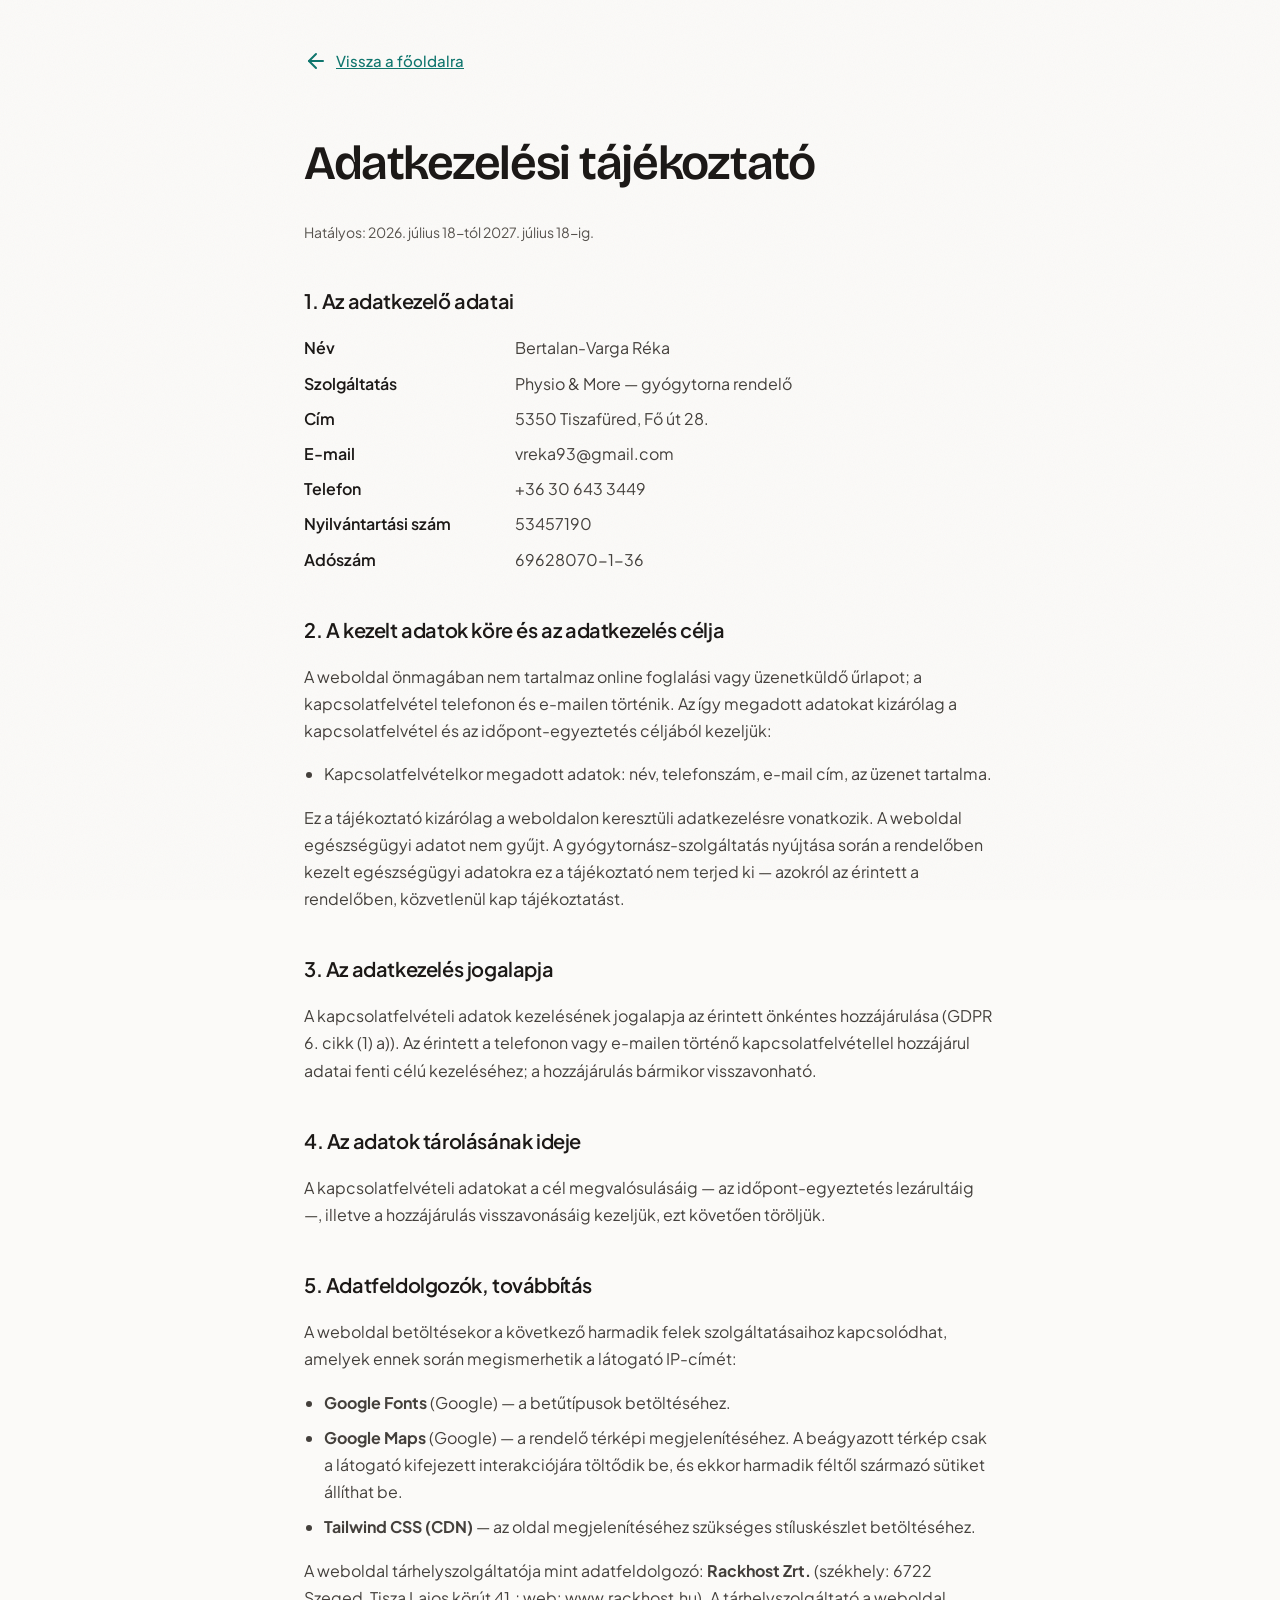
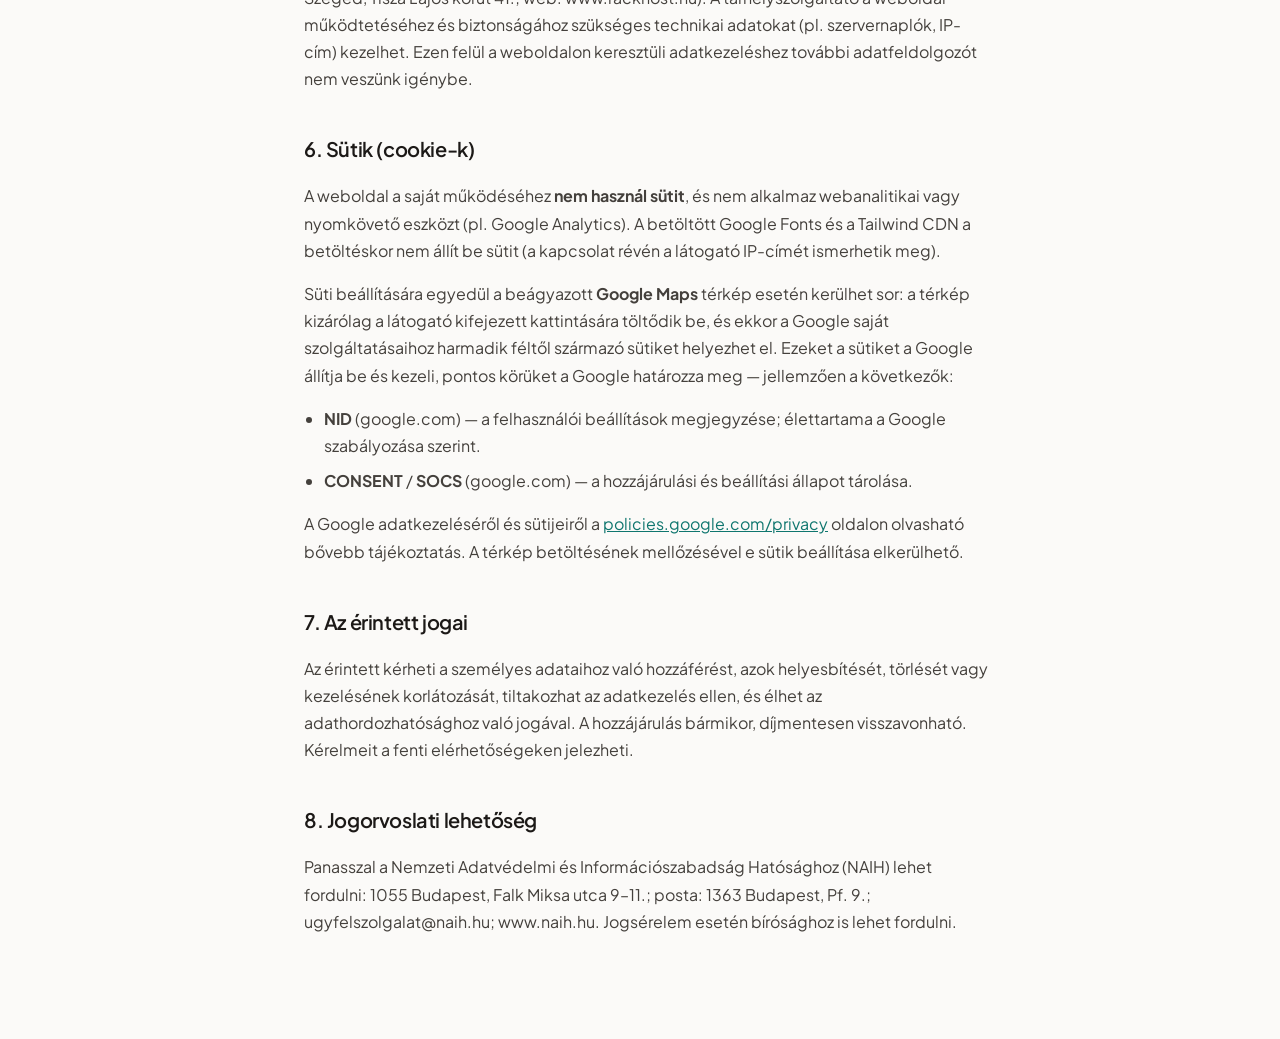
<file: adatkezeles.html>
<!DOCTYPE html>
<html lang="hu">
<head>
  <meta charset="UTF-8" />
  <meta name="viewport" content="width=device-width, initial-scale=1.0, viewport-fit=cover" />
  <meta name="theme-color" content="#0F766E" />
  <title>Adatkezelési tájékoztató — Physio &amp; More</title>
  <meta name="description" content="A Physio & More (Bertalan-Varga Réka gyógytornász, Tiszafüred) adatkezelési tájékoztatója." />
  <!-- Ez az oldal a kereséseknél ne jelenjen meg önállóan, de indexelhető marad a linkről -->
  <meta name="robots" content="noindex, nofollow" />

  <link rel="icon" type="image/svg+xml" href="assets/icons/favicon.svg" />

  <!-- Fonts -->
  <link rel="preconnect" href="https://fonts.googleapis.com" />
  <link rel="preconnect" href="https://fonts.gstatic.com" crossorigin />
  <link href="https://fonts.googleapis.com/css2?family=Bricolage+Grotesque:wght@400;500;600;700;800&family=Plus+Jakarta+Sans:wght@400;500;600;700&display=swap" rel="stylesheet" />

  <!-- Project styles (tokenek, base) -->
  <link rel="stylesheet" href="styles/globals.css" />
  <link rel="stylesheet" href="styles/components.css" />
  <link rel="stylesheet" href="styles/utilities.css" />

  <style>
    /* Dokumentum-elrendezés — olvasható jogi szöveg */
    .legal-wrap {
      max-width: 46rem;
      margin-inline: auto;
      padding: 2.5rem var(--content-pad-x) 5rem;
    }
    .legal-back {
      display: inline-flex;
      align-items: center;
      gap: var(--space-2);
      font-size: 0.9375rem;
      font-weight: 500;
      color: var(--color-brand);
      margin-bottom: var(--space-8);
    }
    .legal-back:hover { color: var(--color-brand-dark); }
    .legal-title {
      font-family: var(--font-display);
      font-size: clamp(2rem, 4.5vw, 3rem);
      font-weight: 600;
      letter-spacing: var(--tracking-display);
      line-height: 1.06;
      color: var(--color-ink);
    }
    .legal-updated {
      margin-top: var(--space-3);
      font-size: 0.875rem;
      color: var(--color-muted);
    }
    .legal-section { margin-top: var(--space-10); }
    .legal-section h2 {
      font-size: 1.25rem;
      font-weight: 600;
      letter-spacing: var(--tracking-tight);
      color: var(--color-ink);
      margin-bottom: var(--space-4);
    }
    .legal-section p,
    .legal-section li {
      color: #44403C;
      line-height: 1.7;
      font-size: 1rem;
    }
    .legal-section p { margin-bottom: var(--space-4); }
    .legal-section ul {
      list-style: disc;
      padding-left: 1.25rem;
      margin-bottom: var(--space-4);
      display: flex;
      flex-direction: column;
      gap: var(--space-2);
    }
    .legal-dl {
      display: grid;
      grid-template-columns: max-content 1fr;
      gap: var(--space-2) var(--space-6);
      margin-bottom: var(--space-4);
    }
    .legal-dl dt { font-weight: 600; color: var(--color-ink); }
    .legal-dl dd { color: #44403C; }
    .legal-section a { color: var(--color-brand); text-decoration: underline; }
    @media (max-width: 520px) {
      .legal-dl { grid-template-columns: 1fr; gap: 2px var(--space-6); }
      .legal-dl dd { margin-bottom: var(--space-3); }
    }
  </style>
</head>

<body class="font-sans bg-white text-brand-ink antialiased">
  <main class="legal-wrap">
    <a href="index.html" class="legal-back no-tap-highlight">
      <i data-lucide="arrow-left" class="w-4 h-4"></i>
      Vissza a főoldalra
    </a>

    <h1 class="legal-title">Adatkezelési tájékoztató</h1>
    <p class="legal-updated">Hatályos: 2026. július 18-tól 2027. július 18-ig.</p>

    <section class="legal-section">
      <h2>1. Az adatkezelő adatai</h2>
      <dl class="legal-dl">
        <dt>Név</dt><dd>Bertalan-Varga Réka</dd>
        <dt>Szolgáltatás</dt><dd>Physio &amp; More — gyógytorna rendelő</dd>
        <dt>Cím</dt><dd>5350 Tiszafüred, Fő út 28.</dd>
        <dt>E-mail</dt><dd>vreka93@gmail.com</dd>
        <dt>Telefon</dt><dd>+36 30 643 3449</dd>
        <dt>Nyilvántartási szám</dt><dd>53457190</dd>
        <dt>Adószám</dt><dd>69628070-1-36</dd>
      </dl>
    </section>

    <section class="legal-section">
      <h2>2. A kezelt adatok köre és az adatkezelés célja</h2>
      <p>
        A weboldal önmagában nem tartalmaz online foglalási vagy üzenetküldő űrlapot; a kapcsolatfelvétel
        telefonon és e-mailen történik. Az így megadott adatokat kizárólag a kapcsolatfelvétel és az
        időpont-egyeztetés céljából kezeljük:
      </p>
      <ul>
        <li>Kapcsolatfelvételkor megadott adatok: név, telefonszám, e-mail cím, az üzenet tartalma.</li>
      </ul>
      <p>
        Ez a tájékoztató kizárólag a weboldalon keresztüli adatkezelésre vonatkozik. A weboldal
        egészségügyi adatot nem gyűjt. A gyógytornász-szolgáltatás nyújtása során a rendelőben kezelt
        egészségügyi adatokra ez a tájékoztató nem terjed ki — azokról az érintett a rendelőben,
        közvetlenül kap tájékoztatást.
      </p>
    </section>

    <section class="legal-section">
      <h2>3. Az adatkezelés jogalapja</h2>
      <p>
        A kapcsolatfelvételi adatok kezelésének jogalapja az érintett önkéntes hozzájárulása
        (GDPR 6. cikk (1) a)). Az érintett a telefonon vagy e-mailen történő kapcsolatfelvétellel
        hozzájárul adatai fenti célú kezeléséhez; a hozzájárulás bármikor visszavonható.
      </p>
    </section>

    <section class="legal-section">
      <h2>4. Az adatok tárolásának ideje</h2>
      <p>
        A kapcsolatfelvételi adatokat a cél megvalósulásáig — az időpont-egyeztetés lezárultáig —,
        illetve a hozzájárulás visszavonásáig kezeljük, ezt követően töröljük.
      </p>
    </section>

    <section class="legal-section">
      <h2>5. Adatfeldolgozók, továbbítás</h2>
      <p>
        A weboldal betöltésekor a következő harmadik felek szolgáltatásaihoz kapcsolódhat, amelyek ennek
        során megismerhetik a látogató IP-címét:
      </p>
      <ul>
        <li><strong>Google Fonts</strong> (Google) — a betűtípusok betöltéséhez.</li>
        <li><strong>Google Maps</strong> (Google) — a rendelő térképi megjelenítéséhez. A beágyazott térkép
          csak a látogató kifejezett interakciójára töltődik be, és ekkor harmadik féltől származó sütiket állíthat be.</li>
        <li><strong>Tailwind CSS (CDN)</strong> — az oldal megjelenítéséhez szükséges stíluskészlet betöltéséhez.</li>
      </ul>
      <p>
        A weboldal tárhelyszolgáltatója mint adatfeldolgozó: <strong>Rackhost Zrt.</strong>
        (székhely: 6722 Szeged, Tisza Lajos körút 41.; web: www.rackhost.hu). A tárhelyszolgáltató a
        weboldal működtetéséhez és biztonságához szükséges technikai adatokat (pl. szervernaplók, IP-cím)
        kezelhet. Ezen felül a weboldalon keresztüli adatkezeléshez további adatfeldolgozót nem veszünk igénybe.
      </p>
    </section>

    <section class="legal-section">
      <h2>6. Sütik (cookie-k)</h2>
      <p>
        A weboldal a saját működéséhez <strong>nem használ sütit</strong>, és nem alkalmaz webanalitikai
        vagy nyomkövető eszközt (pl. Google Analytics). A betöltött Google Fonts és a Tailwind CDN a
        betöltéskor nem állít be sütit (a kapcsolat révén a látogató IP-címét ismerhetik meg).
      </p>
      <p>
        Süti beállítására egyedül a beágyazott <strong>Google Maps</strong> térkép esetén kerülhet sor:
        a térkép kizárólag a látogató kifejezett kattintására töltődik be, és ekkor a Google saját
        szolgáltatásaihoz harmadik féltől származó sütiket helyezhet el. Ezeket a sütiket a Google állítja
        be és kezeli, pontos körüket a Google határozza meg — jellemzően a következők:
      </p>
      <ul>
        <li><strong>NID</strong> (google.com) — a felhasználói beállítások megjegyzése; élettartama a Google szabályozása szerint.</li>
        <li><strong>CONSENT</strong> / <strong>SOCS</strong> (google.com) — a hozzájárulási és beállítási állapot tárolása.</li>
      </ul>
      <p>
        A Google adatkezeléséről és sütijeiről a
        <a href="https://policies.google.com/privacy" target="_blank" rel="noopener noreferrer">policies.google.com/privacy</a>
        oldalon olvasható bővebb tájékoztatás. A térkép betöltésének mellőzésével e sütik beállítása elkerülhető.
      </p>
    </section>

    <section class="legal-section">
      <h2>7. Az érintett jogai</h2>
      <p>Az érintett kérheti a személyes adataihoz való hozzáférést, azok helyesbítését, törlését vagy
        kezelésének korlátozását, tiltakozhat az adatkezelés ellen, és élhet az adathordozhatósághoz való
        jogával. A hozzájárulás bármikor, díjmentesen visszavonható. Kérelmeit a fenti elérhetőségeken jelezheti.</p>
    </section>

    <section class="legal-section">
      <h2>8. Jogorvoslati lehetőség</h2>
      <p>
        Panasszal a Nemzeti Adatvédelmi és Információszabadság Hatósághoz (NAIH) lehet fordulni:
        1055 Budapest, Falk Miksa utca 9–11.; posta: 1363 Budapest, Pf. 9.; ugyfelszolgalat@naih.hu;
        www.naih.hu. Jogsérelem esetén bírósághoz is lehet fordulni.
      </p>
    </section>
  </main>

  <script src="assets/vendor/lucide.min.js" defer></script>
  <script>window.addEventListener('load', function () { if (window.lucide) window.lucide.createIcons(); });</script>
</body>
</html>
</file>
<file: styles/components.css>
/* ============================================================
   components.css — Komponens-specifikus megjelenés
   Apple-szerű prémium felületek: glassmorphism navbar,
   floating glass card, service card lift, masonry gallery.
   ============================================================ */

/* ----------- Navbar (glassmorphism) ----------- */
.nav-shell {
  position: fixed;
  top: 0; left: 0; right: 0;
  z-index: 70; /* a mobile-panel (60) FÖLÖTT — különben a burger nem kattintható nyitott panelnél */
  display: flex;
  align-items: center;
  justify-content: center;
  padding: 1rem var(--content-pad-x);
  pointer-events: none;
}
.nav-bar {
  pointer-events: auto;
  width: 100%;
  max-width: var(--content-max);
  display: flex;
  align-items: center;
  justify-content: space-between;
  padding: 0.75rem 1.25rem;
  background: var(--surface-glass);
  backdrop-filter: saturate(160%) blur(20px);
  -webkit-backdrop-filter: saturate(160%) blur(20px);
  border: 1px solid rgba(231, 226, 217, 0.7);
  border-radius: 999px;
  box-shadow: 0 1px 0 rgba(255,255,255,0.7) inset, 0 8px 24px -12px rgba(28,25,23,0.1);
  transition: background var(--dur-base) var(--ease-out),
              box-shadow var(--dur-base) var(--ease-out),
              transform var(--dur-base) var(--ease-out);
}
.nav-bar.is-scrolled {
  background: rgba(251,250,248,0.88);
  box-shadow: 0 1px 0 rgba(255,255,255,0.7) inset, 0 18px 40px -18px rgba(28,25,23,0.16);
}
.nav-brand {
  font-family: var(--font-display);
  font-weight: 700;
  letter-spacing: -0.03em;
  font-size: 1.3125rem;
  line-height: 1;
}
.nav-links {
  display: none;
  gap: 0.25rem;
}
/* 6 menüpont + brand + CTA elfér-e: tableten (768–1023) hamburger, csak
   ≥1024px-en jelenik meg a vízszintes menü — különben a CTA kilóg */
@media (min-width: 1024px) {
  .nav-links { display: flex; }
}
.nav-link {
  position: relative;
  padding: var(--space-2) var(--space-4); /* 8/16 — 4/8 rács */
  font-size: 0.9375rem;
  color: var(--color-ink);
  border-radius: 999px;
  transition: background var(--dur-fast) var(--ease-out),
              color var(--dur-fast) var(--ease-out);
}
.nav-link:hover {
  background: rgba(15, 118, 110, 0.06);
  color: var(--color-brand);
}
/* ScrollSpy aktív állapot: a görgetéssel elért szekció linkje */
/* ScrollSpy aktív állapot: csak színváltás — nincs pötty-indikátor és
   nincs súly-váltás (így nem ugrik a menüpont szélessége) */
.nav-link.is-active {
  color: var(--color-brand);
}
.nav-cta {
  display: inline-flex;
  align-items: center;
  gap: var(--space-2);
  padding: var(--space-2) var(--space-4);
  min-height: 40px; /* a header sűrűségéhez igazítva — mobilon md:hidden */
  background: var(--color-ink);
  color: white;
  border-radius: 999px;
  font-size: 0.9375rem;
  font-weight: 500;
  transition: transform var(--dur-fast) var(--ease-out),
              background var(--dur-fast) var(--ease-out);
}
.nav-cta:hover {
  background: var(--color-brand);
  transform: translateY(-1px);
}

/* Mobile menu */
.nav-burger {
  display: inline-flex;
  align-items: center;
  justify-content: center;
  width: var(--tap-min); height: var(--tap-min); /* 44×44 — WCAG/Apple HIG */
  border-radius: 999px;
  background: transparent;
  border: 1px solid var(--color-line);
  cursor: pointer;
  transition: background var(--dur-fast) var(--ease-out);
}
.nav-burger:hover { background: var(--color-line-soft); }
@media (min-width: 1024px) { .nav-burger { display: none; } }

.mobile-panel {
  position: fixed;
  inset: 0;
  z-index: 60;
  display: flex;
  flex-direction: column;
  padding: 5.5rem 1.5rem 2rem;
  background: rgba(251,250,248,0.96);
  backdrop-filter: blur(24px);
  -webkit-backdrop-filter: blur(24px);
  transform: translateY(-12px);
  opacity: 0;
  visibility: hidden; /* zárva a linkek Tab-bal se érhetők el */
  pointer-events: none;
  transition: opacity var(--dur-base) var(--ease-out),
              transform var(--dur-base) var(--ease-out),
              visibility 0s linear var(--dur-base);
}
.mobile-panel.is-open {
  opacity: 1;
  transform: translateY(0);
  visibility: visible;
  pointer-events: auto;
  transition: opacity var(--dur-base) var(--ease-out),
              transform var(--dur-base) var(--ease-out),
              visibility 0s;
}
/* Csak a navigációs linkek — a :not(.btn) megakadályozza, hogy ez a
   szabály (1.5rem, ink szín) ráterjedjen a panel CTA gombjára, ami így
   megtartja a saját .btn-brand méretét (16px) és fehér szövegét. */
.mobile-panel a:not(.btn) {
  font-size: 1.5rem;
  font-weight: 500;
  letter-spacing: var(--tracking-tight);
  padding: var(--space-4) 0; /* 16px — comfy tap area */
  min-height: var(--tap-min);
  display: flex;
  align-items: center;
  border-bottom: 1px solid var(--color-line-soft);
  color: var(--color-ink);
}
.mobile-panel a:not(.btn):last-of-type { border-bottom: none; }

/* Panel CTA gomb: a nagy menülinkekhez illő, testesebb méret */
.mobile-panel .btn {
  margin-top: var(--space-6);
  font-size: 1.0625rem;
  padding: var(--space-4) var(--space-8);
}

/* ----------- Hero (teljes felületű rendelő-fotó, középre zárt tartalom) ----------- */
.hero-cover {
  position: relative;
  min-height: 100vh;
  min-height: 100svh;
  display: flex;
  align-items: center;
  justify-content: center;
  /* felül a fix nav, alul levegő */
  padding: 8.5rem 0 5rem;
  overflow: hidden;
}
.hero-photo {
  position: absolute;
  inset: 0;
  width: 100%;
  height: 100%;
  object-fit: cover;
  object-position: 62% 50%;
}
/* Visszafogott parallax: a fotó lassan úszik a szöveg mögött görgetéskor —
   mélységérzet cirkusz nélkül. Csak scroll-driven timeline + mozgás-igény
   esetén; a régebbi böngésző és a reduced-motion statikusan kapja (a nagyobb
   magasság is csak itt aktiválódik, hogy a keretezés máshol ne változzon). */
@media (prefers-reduced-motion: no-preference) {
  @supports (animation-timeline: scroll()) {
    .hero-photo {
      height: 120%;
      inset: -10% 0 auto 0;   /* 10% tartalék fent és lent → a szél nem villan ki */
      animation: hero-parallax linear both;
      animation-timeline: scroll(root);
      animation-range: 0 100vh;
      will-change: transform;
    }
    @keyframes hero-parallax {
      to { transform: translateY(6%); }
    }
  }
}
.hero-scrim {
  /* visszafogott scrim a csontszínű alapból: a fotó tisztán látszik,
     csak a szöveg mögött van erősebb mag; alul a lap hátterébe úszik */
  position: absolute;
  inset: 0;
  background:
    radial-gradient(58% 48% at 50% 46%, rgba(251,250,248,0.68) 0%, rgba(251,250,248,0.2) 100%),
    linear-gradient(180deg, rgba(251,250,248,0.42) 0%, rgba(251,250,248,0.1) 45%, rgba(251,250,248,0.96) 100%);
}
.hero-center {
  position: relative;
  display: flex;
  flex-direction: column;
  align-items: center;
  text-align: center;
  gap: var(--space-8);
  max-width: 60rem;
  margin-inline: auto;
}
.hero-center .section-lede {
  margin-inline: auto;
  color: #44403C; /* a gyengébb scrim felett is olvasható (a muted túl halvány) */
}
.hero-center .btn-ghost { background: rgba(251,250,248,0.85); }
.hero-center .btn-ghost:hover { background: var(--color-bg); }
.hero-stats { justify-items: center; }

.hero-eyebrow {
  display: inline-flex;
  align-items: center;
  gap: var(--space-2);
  padding: var(--space-2) var(--space-4); /* 8/16 — 4/8 rács */
  border-radius: 999px;
  background: rgba(251,250,248,0.75);
  backdrop-filter: blur(8px);
  -webkit-backdrop-filter: blur(8px);
  border: 1px solid rgba(15,118,110,0.16);
  color: var(--color-brand-dark);
  font-size: 0.8125rem;
  font-weight: 500;
  letter-spacing: 0.04em;
  text-transform: uppercase;
}
.hero-eyebrow .dot {
  width: 6px; height: 6px;
  border-radius: 999px;
  background: var(--color-brand);
  box-shadow: 0 0 0 3px rgba(15,118,110,0.18);
}

.hero-headline {
  font-family: var(--font-display);
  font-weight: 700;
  letter-spacing: var(--tracking-display);
  line-height: 1.04;
  font-size: clamp(2.25rem, 5vw, 4rem); /* sans → nagyobb x-magasság, kisebb skála kell; desktopon több jelenlét */
  color: var(--color-ink);
}
.hero-headline em {
  /* akcentus a display groteszken: teal gradient (nincs kurzív) */
  font-style: normal;
  font-weight: 700;
  background: linear-gradient(120deg, var(--color-brand) 20%, #14B8A6 80%);
  -webkit-background-clip: text;
          background-clip: text;
  color: transparent;
}
/* Desktopon a második sor kisebb, egyetlen sorba fér a "Tudatos mozgás." alá */
@media (min-width: 1024px) {
  .hero-headline em.hero-headline-sub {
    display: block;
    margin-top: 0.15em;
    font-size: 0.44em;
    white-space: nowrap;
  }
}

.hero-stat {
  display: flex;
  flex-direction: column;
  align-items: center;
  gap: var(--space-1); /* 4px — optikai sűrűség */
}
.hero-stat .num {
  font-family: var(--font-display);
  font-size: 1.75rem;  /* 28 — a headline-alcímmel egy szinten; nem nyomja el a lede-et */
  font-weight: 600;
  letter-spacing: -0.01em;
  line-height: 1;
  color: var(--color-ink);
  font-variant-numeric: tabular-nums; /* a három szám optikailag egy vonalon ül */
}
.hero-stat .lbl {
  font-size: 0.875rem; /* 14 — 2:1 arány a számhoz, konzekvens „kis" méret */
  color: var(--color-muted);
}

/* Desktop: szándékos függőleges ritmus az egyenletes 32px helyett.
   A headline + lede egy szoros egység; utána levegő a CTA előtt; a
   statokat a hairline választja külön csoportba. Fókuszáltabb lede-mérték. */
@media (min-width: 1024px) {
  .hero-center {
    gap: 0;
    max-width: 64rem;
  }
  .hero-center .section-lede {
    margin-top: var(--space-6);   /* 24 — a headline-hoz kötve */
    max-width: 52ch;              /* fókuszált mérték a hero-hoz (a 70ch túl széles) */
  }
  .hero-center > .flex {
    margin-top: var(--space-10);  /* 40 — pauza a cselekvés előtt */
  }
  .hero-center .hero-stats {
    margin-top: var(--space-10);  /* 40 + hairline = tiszta csoporthatár */
  }
}

/* ----------- Buttons ----------- */
.btn {
  display: inline-flex;
  align-items: center;
  justify-content: center;
  gap: var(--space-2);
  padding: var(--space-4) var(--space-6); /* 16/24 — 4/8 rács */
  min-height: var(--tap-min);              /* 44px tap target */
  border-radius: 999px;
  font-weight: 500;
  font-size: 1rem;                         /* 16px min — body parity */
  line-height: 1.2;
  letter-spacing: -0.005em;
  white-space: nowrap;                     /* gomb-szöveg ne törjön */
  transition: transform var(--dur-fast) var(--ease-out),
              background var(--dur-fast) var(--ease-out),
              box-shadow var(--dur-fast) var(--ease-out),
              color var(--dur-fast) var(--ease-out);
  will-change: transform;
}
/* Hosszabb CTA-knál engedjük a tördelést, de ne lógjon ki */
.btn.is-wrap { white-space: normal; }
.btn:hover { transform: translateY(-1px); }
.btn:active { transform: translateY(0); }

/* Ikon-mikromozgás: a gombban ülő nyíl a saját irányába mozdul el,
   a gomb maga csak leheletnyit emelkedik — kétszintű, organikus hover */
.btn svg,
.nav-cta svg,
.mobile-cta svg {
  transition: transform var(--dur-base) var(--ease-out);
}
.btn:hover .lucide-arrow-right { transform: translateX(4px); }
.btn:hover .lucide-arrow-up-right,
.nav-cta:hover .lucide-arrow-up-right,
.mobile-cta:hover .lucide-arrow-up-right { transform: translate(3px, -3px); }

/* Gomb-rendszer (konzekvens):
   - tartalmi elsődleges akció: .btn-brand (teal)
   - tartalmi másodlagos:       .btn-ghost
   - teal felületen (banner):   .btn-inverse (fehér)
   - chrome (nav pill, sticky): ink — lásd .nav-cta / .mobile-cta */
.btn-ghost {
  background: transparent;
  color: var(--color-ink);
  border: 1px solid var(--color-line);
}
.btn-ghost:hover {
  background: var(--color-line-soft);
  border-color: transparent;
}

.btn-brand {
  background: var(--color-brand);
  color: white;
  box-shadow: 0 4px 14px -4px rgba(15,118,110,0.45);
}
.btn-brand:hover {
  background: var(--color-brand-dark);
  box-shadow: 0 10px 28px -8px rgba(15,118,110,0.55);
}

.btn-inverse {
  background: white;
  color: var(--color-brand-dark);
  font-weight: 600;
}
.btn-inverse:hover {
  background: var(--color-brand-light);
}

/* ----------- Section atoms ----------- */
.section {
  padding-top: var(--section-py-m);
  padding-bottom: var(--section-py-m);
}
@media (min-width: 768px) {
  .section {
    padding-top: var(--section-py-d);
    padding-bottom: var(--section-py-d);
  }
}

/* Váltakozó szekció-hőmérséklet: a services és a pricing mélyebb
   csonttónusú sávot kap — a fehér kártyák így felülről világítanak.
   A gradient-él a szomszéd szekciókba úsztatja át a tónust (nincs varrat). */
[data-component="services"],
[data-component="pricing"] {
  background: linear-gradient(180deg,
    var(--color-bg) 0%,
    var(--color-bg-tint) 6%,
    var(--color-bg-tint) 94%,
    var(--color-bg) 100%);
}

.section-eyebrow {
  font-size: 0.8125rem;
  font-weight: 500;
  letter-spacing: 0.08em;
  text-transform: uppercase;
  color: var(--color-brand);
}

.section-title {
  font-family: var(--font-display);
  font-weight: 700;
  letter-spacing: var(--tracking-display);
  line-height: 1.08;
  font-size: clamp(1.875rem, 3.4vw, 3rem);
  color: var(--color-ink);
}

.section-lede {
  font-size: clamp(1.0625rem, 1.4vw, 1.25rem);
  color: var(--color-muted);
  max-width: var(--measure-comfy); /* 70ch — 65–75 char/sor sweet spot */
  line-height: 1.6;
}

/* ----------- About layout -----------
   Mobilon egy oszlopban: fejléc (név+szakma) → fotó → szöveg törzs.
   Asztalon a fotó visszakerül bal oldalra, a fejléc+törzs jobbra,
   a fotó a teljes jobb oldali magasságot átfogja. */
.about-grid {
  display: grid;
  grid-template-columns: 1fr;
  grid-template-areas: "header" "photo" "body";
}
.about-grid-header { grid-area: header; }
.about-grid-photo { grid-area: photo; }
.about-grid-body { grid-area: body; }
@media (min-width: 1024px) {
  .about-grid {
    grid-template-columns: 5fr 7fr;
    grid-template-areas: "photo header" "photo body";
    align-items: center;
  }
}

/* ----------- About card ----------- */
.about-portrait {
  position: relative;
  border-radius: var(--radius-xl);
  overflow: hidden;
  aspect-ratio: 4/5;
  background: linear-gradient(135deg, var(--color-brand-soft), var(--color-brand-light));
}
.about-portrait img {
  width: 100%;
  height: 100%;
  object-fit: cover;
}
/* nincs hover-zoom: a portré nem interaktív, a hover hamis affordance lenne */

/* Őszinte placeholder a valódi portréig — nem random stock fotó.
   Selymes fény-áthúzás (silk) teszi luxus-magazin drótvázzá. */
.portrait-placeholder {
  width: 100%;
  height: 100%;
  display: flex;
  flex-direction: column;
  align-items: center;
  justify-content: center;
  gap: var(--space-3);
  background-image:
    linear-gradient(100deg, rgba(255,255,255,0) 38%, rgba(255,255,255,0.5) 50%, rgba(255,255,255,0) 62%),
    linear-gradient(135deg, var(--color-brand-soft), var(--color-brand-light));
  background-size: 220% 100%, 100% 100%;
  animation: silk 3.4s var(--ease-in-out) infinite;
}
.portrait-monogram {
  font-family: var(--font-display);
  font-size: clamp(4rem, 9vw, 6.5rem);
  font-weight: 700;
  letter-spacing: -0.03em;
  color: var(--color-brand);
  opacity: 0.35;
}
.portrait-note {
  font-size: 0.8125rem;
  font-weight: 500;
  letter-spacing: 0.06em;
  text-transform: uppercase;
  color: var(--color-brand-dark);
  opacity: 0.6;
}

.about-role {
  /* a névtől (h2) elválasztott, világosan másodlagos szint —
     white space + méret + szín, ornamentáció nélkül (Ch7) */
  margin-top: var(--space-2);
  font-size: 1.0625rem;
  font-weight: 500;
  color: var(--color-brand);
}

.about-quote {
  font-family: var(--font-display);
  font-weight: 500;
  font-size: clamp(1.1875rem, 1.6vw, 1.5rem);
  line-height: 1.5;
  color: #292524;
  letter-spacing: -0.02em;
  max-width: 60ch; /* hosszabb idézetben se nyúljon a sorok hossza */
}

/* ----------- Qualifications (about) ----------- */
.qual-block {
  display: flex;
  flex-direction: column;
  gap: var(--space-3);
  padding-top: var(--space-2);
}
.qual-label {
  font-size: 0.75rem;
  font-weight: 500;
  letter-spacing: 0.08em;
  text-transform: uppercase;
  color: var(--color-muted);
}
.qual-chips {
  list-style: none;
  padding: 0;
  margin: 0;
  display: flex;
  flex-wrap: wrap;
  gap: var(--space-2);
}
.qual-chip {
  display: inline-flex;
  align-items: center;
  gap: var(--space-2);
  padding: var(--space-2) var(--space-3);
  font-size: 0.875rem;
  font-weight: 500;
  color: var(--color-ink);
  background: white;
  border: 1px solid var(--color-line);
  border-radius: 999px;
  transition: background var(--dur-fast) var(--ease-out),
              border-color var(--dur-fast) var(--ease-out),
              color var(--dur-fast) var(--ease-out);
}
.qual-chip::before {
  content: '';
  width: 6px; height: 6px;
  border-radius: 999px;
  background: var(--color-brand);
}
/* nincs chip-hover: a chipek nem kattinthatók */

/* ----------- Szakmai tapasztalat (about, disclosure) ----------- */
.about-experience {
  border-top: 1px solid var(--color-line);
  padding-top: var(--space-4);
}
.about-experience-toggle {
  display: flex;
  align-items: center;
  justify-content: space-between;
  gap: var(--space-3);
  cursor: pointer;
  list-style: none;
  font-size: 0.875rem;
  font-weight: 600;
  color: var(--color-ink);
  padding: var(--space-1) 0;
}
.about-experience-toggle::-webkit-details-marker { display: none; }
.about-experience-icon {
  color: var(--color-brand);
  transition: transform var(--dur-fast) var(--ease-out);
  flex-shrink: 0;
}
.about-experience[open] .about-experience-icon {
  transform: rotate(180deg);
}
.about-experience-body {
  display: flex;
  flex-direction: column;
  gap: var(--space-4);
  padding-top: var(--space-4);
}
.about-experience-heading {
  font-size: 0.8125rem;
  font-weight: 600;
  letter-spacing: 0.02em;
  color: var(--color-brand-dark);
}
.about-experience-item p {
  margin-top: var(--space-1);
  font-size: 0.9375rem;
  line-height: 1.6;
  color: var(--color-muted);
}
.exp-tag-list {
  list-style: none;
  padding: 0;
  margin: var(--space-2) 0 0;
  display: flex;
  flex-wrap: wrap;
  gap: var(--space-2);
}
.exp-tag {
  font-size: 0.8125rem;
  color: var(--color-muted);
  background: var(--color-brand-soft);
  padding: var(--space-1) var(--space-3);
  border-radius: 999px;
}

/* ----------- Service cards — egyenletes rács -----------
   Azonos méretű kártyák, 12 db pontosan kitölti: 1 / 2 / 4 oszlop
   (mobil / tablet / desktop) — 12 elemnél desktopon 3 teljes sor.
   A featured (is-featured) kártyák csak stílusban (háttér, serif cím)
   térnek el, méretben nem. */
.service-grid {
  display: grid;
  grid-template-columns: 1fr;
  gap: 1.25rem;
}
@media (min-width: 640px) {
  .service-grid { grid-template-columns: repeat(2, 1fr); gap: 1.5rem; }
}
@media (min-width: 1024px) {
  .service-grid { grid-template-columns: repeat(4, 1fr); }
}

.service-card {
  position: relative;
  display: flex;
  flex-direction: column;
  background: var(--surface-card);
  backdrop-filter: blur(12px);
  -webkit-backdrop-filter: blur(12px);
  border: 1px solid rgba(15,118,110,0.08);
  border-radius: var(--radius-xl);    /* 32px — token */
  height: 100%;                        /* a grid sorban azonos magasság */
  box-shadow: var(--shadow-inset-glow), 0 1px 2px rgba(28,25,23,0.03);
  transition: transform var(--dur-base) var(--ease-out),
              box-shadow var(--dur-base) var(--ease-out),
              border-color var(--dur-base) var(--ease-out);
  overflow: hidden;
}
.service-card:hover {
  transform: translateY(-6px);
  box-shadow: var(--shadow-inset-glow), var(--shadow-lift);
  border-color: rgba(15,118,110,0.18);
}

/* Featured kártya: csak mélyebb háttér — a betűméret a többi kártyával
   egységes marad, hiszen a rácsban már azonos szélességet kapnak. */
.service-card.is-featured {
  background: linear-gradient(150deg, rgba(255,255,255,0.92) 0%, var(--color-brand-soft) 100%);
}

/* Sorszám a cím fölött (2026-10-16: a sarokból ide került, mert a rajzokra ráfeküdt) */
.service-num {
  display: block;
  font-family: var(--font-sans);
  font-size: 0.75rem;
  font-weight: 600;
  letter-spacing: 0.12em;
  font-variant-numeric: tabular-nums;
  line-height: 1;
  color: var(--color-brand);
  margin-bottom: calc(var(--space-2) * -1);
}
/* no-JS lista: a sorszám a kártyán közvetlenül ül (nincs rajz/body) */
.service-card > .service-num { padding: var(--space-6) var(--space-6) 0; margin-bottom: 0; }

/* ----------- Service illusztráció (a kártya tetején, teljes szélességben) -----------
   Saját vonalrajz-lapok (styles/illustrations.css + scripts/illustrations.js);
   a netről letöltött fotók 2026-10-16-án kikerültek (_archiv/). */
.service-art {
  aspect-ratio: 4 / 3;
  flex: none;
  overflow: hidden;
  background: var(--color-cream, #F5F2EC);
  border-bottom: 1px solid rgba(28,25,23,0.06);
  --il-paper: #F5F2EC;
}
.service-art .il { display: block; width: 100%; height: 100%; }
.service-card.is-featured .service-art { background: #EEF3EE; --il-paper: #EEF3EE; }

.service-body {
  display: flex;
  flex-direction: column;
  gap: var(--space-4);                /* 16px belső ritmus */
  padding: var(--space-6);            /* 24px */
  flex: 1;
}
.service-body .service-desc { flex: 1 0 auto; } /* eltérő desc-hossznál is rendezett alapvonal */

.service-title {
  font-size: 1.1875rem;
  font-weight: 600;
  letter-spacing: var(--tracking-tight);
  color: var(--color-ink);
}
.service-desc {
  font-size: 0.9375rem;
  color: var(--color-muted);
  line-height: 1.6;
}

/* ----------- Gallery (masonry via CSS columns) ----------- */
.masonry {
  column-gap: 1.25rem;
  column-count: 1;
}
@media (min-width: 640px) { .masonry { column-count: 2; } }
@media (min-width: 1024px) { .masonry { column-count: 3; column-gap: 1.5rem; } }

.masonry-item {
  break-inside: avoid;
  margin-bottom: 1.25rem;
  border-radius: var(--radius-xl);
  overflow: hidden;
  position: relative;
  background: var(--color-line-soft);
}
.masonry-item[role="button"] { cursor: zoom-in; }
.masonry-item img {
  width: 100%;
  height: auto;
}
.masonry-item::after {
  content: '';
  position: absolute;
  inset: 0;
  background: linear-gradient(180deg, transparent 60%, rgba(28,25,23,0.18) 100%);
  opacity: 0;
  transition: opacity var(--dur-base) var(--ease-out);
}
.masonry-item:hover::after { opacity: 1; }

/* Galéria placeholder csempe — a saját fotók érkezéséig (silk drótváz) */
.masonry-item.media-placeholder {
  background-image:
    linear-gradient(100deg, rgba(255,255,255,0) 38%, rgba(255,255,255,0.45) 50%, rgba(255,255,255,0) 62%),
    linear-gradient(135deg, var(--color-brand-soft), var(--color-brand-light));
  background-size: 220% 100%, 100% 100%;
  animation: silk 3.4s var(--ease-in-out) infinite;
  display: flex;
  align-items: center;
  justify-content: center;
}
.masonry-item.media-placeholder::after { content: none; } /* nincs hover-overlay */
.media-placeholder-inner {
  display: inline-flex;
  align-items: center;
  gap: var(--space-2);
  font-size: 0.8125rem;
  font-weight: 500;
  letter-spacing: 0.06em;
  text-transform: uppercase;
  color: var(--color-brand-dark);
  opacity: 0.6;
}

/* ----------- Testimonials -----------
   A kártyák tartalomhoz igazodó magasságúak (align-items: start) — a
   különböző hosszú idézetek alatt nincs üres nyújtás. Díszes display
   idézőjel-akcentus a bal felső sarokban (Bricolage Grotesque). */
.testimonial-grid {
  display: grid;
  grid-template-columns: 1fr;
  align-items: start;
  gap: var(--space-5);
}
@media (min-width: 768px) {
  .testimonial-grid { grid-template-columns: repeat(2, 1fr); gap: var(--space-6); }
}
@media (min-width: 1024px) {
  .testimonial-grid { grid-template-columns: repeat(3, 1fr); }
}

.testimonial-card {
  display: flex;
  flex-direction: column;
  gap: var(--space-5);
  padding: var(--space-8);
  padding-top: var(--space-10);
  background: var(--surface-card);
  backdrop-filter: blur(12px);
  -webkit-backdrop-filter: blur(12px);
  border: 1px solid rgba(15,118,110,0.08);
  border-radius: var(--radius-xl);
  position: relative;
  box-shadow: var(--shadow-inset-glow), 0 1px 2px rgba(28,25,23,0.03);
  transition: transform var(--dur-base) var(--ease-out),
              box-shadow var(--dur-base) var(--ease-out),
              border-color var(--dur-base) var(--ease-out);
}
.testimonial-card::before {
  content: '\201C'; /* nyitó idézőjel — display dísz */
  position: absolute;
  top: 0.25rem;
  left: var(--space-6);
  font-family: var(--font-display);
  font-size: 4.5rem;
  line-height: 1;
  color: rgba(15,118,110,0.22);
  pointer-events: none;
}
.testimonial-card:hover {
  transform: translateY(-4px);
  box-shadow: var(--shadow-inset-glow), var(--shadow-lift);
  border-color: rgba(15,118,110,0.18);
}
.testimonial-quote {
  font-size: 1.0625rem;
  line-height: 1.7;
  color: #292524;
  letter-spacing: -0.005em;
  margin: 0;
}
.testimonial-author {
  display: flex;
  flex-direction: column;
  gap: 2px;
  padding-top: var(--space-4);
  border-top: 1px solid var(--color-line-soft);
}
.testimonial-name {
  font-family: var(--font-display);
  font-size: 1.375rem;
  font-weight: 600;
  letter-spacing: -0.01em;
  line-height: 1.1;
  color: var(--color-ink);
}
/* Forrásjelölés — valódi Facebook-vélemény (hitelesség). A kis „f" logó
   FB-kékkel a felismerhetőségért; a szöveg muted, hogy a névé a fókusz. */
.testimonial-source {
  display: inline-flex;
  align-items: center;
  gap: var(--space-2);
  margin-top: 4px;
  font-size: 0.8125rem;
  color: var(--color-muted);
}
.testimonial-source svg { color: #1877F2; flex: none; }

/* „Az összes vélemény a Facebookon" — szekció-szintű link a grid alatt */
.testimonial-more {
  display: inline-flex;
  align-items: center;
  gap: var(--space-2);
  margin-top: var(--space-8);
  font-size: 0.9375rem;
  font-weight: 500;
  color: var(--color-brand);
}
.testimonial-more svg { flex: none; transition: transform var(--dur-base) var(--ease-out); }
.testimonial-more:hover svg { transform: translate(3px, -3px); }

/* ----------- Pricing ----------- */
.price-row {
  display: grid;
  grid-template-columns: 1fr auto;
  align-items: baseline;
  padding: 1.5rem 0;
  border-bottom: 1px solid var(--color-line);
  gap: 2rem;
}
/* nincs row-hover: a sorok nem kattinthatók, a hover hamis affordance lenne */
.price-row:last-child { border-bottom: none; }

.price-name {
  font-size: 1.0625rem;
  font-weight: 500;
  letter-spacing: var(--tracking-tight);
  color: var(--color-ink);
}
.price-meta {
  font-size: 0.875rem;
  color: var(--color-muted);
  margin-top: 0.15rem;
}
.price-amount {
  font-family: var(--font-sans);
  font-size: 0.875rem;        /* pontosan a "Ft / …" egység mérete */
  font-weight: 600;           /* csak a súly emeli ki finoman a számot */
  color: var(--color-muted);  /* pontosan a "Ft / …" egység színe */
  white-space: nowrap;
  font-variant-numeric: tabular-nums; /* az árak jobb széle egy vonalba rendeződik */
}
.price-amount .unit {
  /* szín + méret öröklődik → azonos az összeggel; csak a súly különbözik */
  font-weight: 400;
  margin-left: var(--space-1);
}

/* Több ár/időtartam pár egymás alatt (pl. 30 / 55 perc — külön összeggel) */
.price-amount-stack {
  display: flex;
  flex-direction: column;
  align-items: flex-end;
  gap: var(--space-1);
}

/* Featured (legnépszerűbb) pricing row */
.price-row.is-featured {
  position: relative;
  padding-left: var(--space-4);
  padding-right: var(--space-4);
  margin-left: calc(var(--space-4) * -1);
  margin-right: calc(var(--space-4) * -1);
  border-radius: var(--radius-md);
  border-bottom-color: transparent;
  background: linear-gradient(180deg, var(--color-brand-soft), white);
}
.price-row.is-featured + .price-row {
  border-top: 1px solid var(--color-line);
}
.price-badge {
  display: inline-flex;
  align-items: center;
  gap: var(--space-1);
  padding: 2px var(--space-2);
  margin-bottom: var(--space-2);
  font-size: 0.6875rem;
  font-weight: 600;
  letter-spacing: 0.06em;
  text-transform: uppercase;
  color: white;
  background: var(--color-brand);
  border-radius: 999px;
}

/* Pricing aside (sticky desktop) */
.pricing-aside {
  display: flex;
  flex-direction: column;
  gap: var(--space-3);
  padding: var(--space-8);
  border: 1px solid var(--color-line);
  border-radius: var(--radius-xl);
  background: var(--color-brand-soft);
}
.pricing-aside .hairline { width: 100%; margin: var(--space-2) 0 0; }
@media (min-width: 1024px) {
  .pricing-aside {
    position: sticky;
    top: 100px; /* navbar offset + buffer */
  }
}

/* ----------- CTA banner ----------- */
.cta-banner {
  position: relative;
  border-radius: var(--radius-2xl);
  overflow: hidden;
  padding: clamp(2.5rem, 6vw, 5rem);
  background:
    radial-gradient(60% 80% at 100% 0%, rgba(204,251,241,0.7), transparent 60%),
    linear-gradient(135deg, #0F766E 0%, #115E59 100%);
  color: white;
  isolation: isolate;
}
.cta-banner::after {
  content: '';
  position: absolute;
  inset: -1px;
  border-radius: inherit;
  background:
    radial-gradient(50% 50% at 0% 100%, rgba(255,255,255,0.2) 0%, transparent 60%);
  z-index: -1;
}
.cta-title {
  /* a section-title skálájával azonos — egy tipó-rendszer az egész oldalon */
  font-family: var(--font-display);
  font-size: clamp(1.875rem, 3.4vw, 3rem);
  font-weight: 700;
  letter-spacing: var(--tracking-display);
  line-height: 1.08;
}
.cta-lede {
  color: rgba(255,255,255,0.92); /* AA kontraszt a teal gradiensen */
  font-size: 1.0625rem;
  line-height: 1.6;
}

/* ----------- Contact — egyszerű lista, kártyák nélkül -----------
   Tufte 1+1=3 (Ch7): a korábbi bordered kártyák helyett white space +
   hairline elválasztók tagolnak; a linkek hover-visszajelzést kapnak,
   a nem-interaktív nyitvatartás-sor nem. */
.info-list {
  display: flex;
  flex-direction: column;
}
.info-row {
  display: flex;
  align-items: center;
  gap: var(--space-4);              /* 16px */
  padding: var(--space-6) 0;         /* 24px — azonos ritmus a price-row-val */
  border-bottom: 1px solid var(--color-line);
  overflow-wrap: break-word;         /* hosszú email csak szükség esetén tör, nem minden ponton */
}
.info-list .info-row:last-child { border-bottom: none; }
/* Kattintható sor (tel/e-mail/cím): az érték teal-re vált interakciókor.
   A jobb szélen egy nyíl-affordancia CSAK hover-képes eszközön (desktop) —
   érintőn (mobil) elrejtve, hogy a hosszú e-mail teljes szélességet kapjon
   (különben a láthatatlan nyíl a szélig nyomná / túllógna). */
.info-go { display: none; }
a.info-row:hover .info-value,
a.info-row:focus-visible .info-value { color: var(--color-brand); }

@media (hover: hover) and (pointer: fine) {
  .info-go {
    display: inline-flex;
    margin-left: auto;
    align-self: center;
    color: var(--color-muted);
    opacity: 0;
    transform: translate(-4px, 4px);
    transition: opacity var(--dur-base) var(--ease-out),
                transform var(--dur-base) var(--ease-out),
                color var(--dur-base) var(--ease-out);
    flex: none;
  }
  a.info-row:hover .info-go,
  a.info-row:focus-visible .info-go {
    opacity: 1;
    transform: translate(0, 0);
    color: var(--color-brand);
  }
}
.info-icon {
  display: inline-flex;
  align-items: center;
  justify-content: center;
  width: var(--tap-min); height: var(--tap-min); /* 44×44 */
  border-radius: var(--radius-sm);   /* 10px — token */
  background: var(--color-brand-soft);
  color: var(--color-brand);
  flex: none;
}
.info-label {
  font-size: 0.75rem;
  letter-spacing: 0.06em;
  text-transform: uppercase;
  color: var(--color-muted);
}
/* A középső tartalom-div zsugorodhasson a flex-sorban (min-width:auto
   különben a hosszú e-mailt nem engedi tördelni → kilógna keskeny mobilon) */
.info-row > div { min-width: 0; }
.info-value {
  font-size: 1.0625rem;
  font-weight: 500;
  color: var(--color-ink);
  letter-spacing: var(--tracking-tight);
  overflow-wrap: break-word;
}

/* Opening hours block (az info-row belsejében) */
.hours {
  display: flex;
  flex-direction: column;
  gap: var(--space-1);
  margin-top: 2px;
}
.hours-row {
  display: flex;
  justify-content: space-between;
  align-items: baseline;
  gap: var(--space-4);
  font-size: 0.9375rem;
  color: var(--color-ink);
  letter-spacing: var(--tracking-tight);
}
.hours-row .hours-time {
  color: var(--color-muted);
  font-variant-numeric: tabular-nums;
}
.hours-row.hours-closed .hours-time {
  color: var(--color-muted);
}

/* Google Maps embed wrapper */
.map-wrap {
  width: 100%;
  aspect-ratio: 16 / 7;
  min-height: 280px;
  border-radius: var(--radius-xl);
  overflow: hidden;
  border: 1px solid var(--color-line);
  background: var(--color-line-soft);
  box-shadow: var(--shadow-soft);
}
.map-wrap iframe {
  width: 100%;
  height: 100%;
  display: block;
  filter: saturate(0.95);
}
/* A kontakt jobb oszlopában a térkép a bal oszlop (elérhetőségek) magasságára
   nyúlik desktopon; mobilon marad a széles 16/7 arány, az elérhetőségek alatt. */
@media (min-width: 1024px) {
  .map-wrap--fill {
    aspect-ratio: auto;
    height: 100%;
  }
}

/* ----------- Térképkártya: cím + útvonal + click-to-load ----------- */
.map-card {
  position: relative;
  display: grid;
  place-items: center;
  background: var(--color-bg-tint);
  aspect-ratio: auto;          /* a tartalom szabja a magasságot, ne vágódjon */
  min-height: 340px;
}
.map-card-art { position: absolute; inset: 0; width: 100%; height: 100%; }
.map-card-art path, .map-card-art circle { fill: none; vector-effect: non-scaling-stroke; }
.map-grid path { stroke: var(--color-ink); stroke-width: 1; opacity: .07; }
.map-rings circle { stroke: var(--color-brand); stroke-width: 1; opacity: .22; stroke-dasharray: 4 5; }
.map-tick { stroke: var(--color-brand); stroke-width: 1; opacity: .45; }
.map-card-body {
  position: relative;
  display: flex;
  flex-direction: column;
  align-items: center;
  gap: var(--space-2);
  text-align: center;
  padding: var(--space-8) var(--space-6);
}
.map-card-actions { display: flex; flex-wrap: wrap; justify-content: center; gap: var(--space-3); margin-top: var(--space-4); }
.map-card-note { font-size: 0.75rem; color: var(--color-muted); margin-top: var(--space-2); }

/* ----------- Map click-to-load (a nehéz iframe csak kattintásra) ----------- */
.map-loader {
  width: 100%;
  height: 100%;
  display: flex;
  align-items: center;
  justify-content: center;
  cursor: pointer;
  border: 0;
  background:
    radial-gradient(120% 120% at 50% 0%, rgba(15,118,110,0.06), transparent 60%),
    linear-gradient(135deg, var(--color-brand-soft), var(--color-brand-light));
  transition: background var(--dur-base) var(--ease-out);
}
.map-loader:hover { background: linear-gradient(135deg, var(--color-brand-light), var(--color-brand-soft)); }
.map-loader-inner {
  display: flex;
  flex-direction: column;
  align-items: center;
  gap: var(--space-2);
  text-align: center;
  padding: var(--space-6);
}
.map-loader-pin {
  display: inline-flex;
  align-items: center;
  justify-content: center;
  width: 56px; height: 56px;
  margin-bottom: var(--space-1);
  border-radius: 999px;
  background: #fff;
  color: var(--color-brand);
  box-shadow: var(--shadow-soft);
  transition: transform var(--dur-base) var(--ease-out);
}
.map-loader:hover .map-loader-pin { transform: translateY(-3px); }
.map-loader-title {
  font-family: var(--font-display);
  font-size: 1.375rem;
  font-weight: 600;
  color: var(--color-ink);
}
.map-loader-sub {
  font-size: 0.8125rem;
  color: var(--color-brand-dark);
  opacity: 0.85;
  max-width: 36ch;
}

/* ----------- Contact form ----------- */
.contact-form {
  display: flex;
  flex-direction: column;
  gap: var(--space-5);
  padding: var(--space-8);
  background: var(--surface-card);
  backdrop-filter: blur(12px);
  -webkit-backdrop-filter: blur(12px);
  border: 1px solid rgba(15,118,110,0.08);
  border-radius: var(--radius-xl);
  box-shadow: var(--shadow-inset-glow), 0 1px 2px rgba(28,25,23,0.03);
}
.form-field { display: flex; flex-direction: column; gap: var(--space-2); }
.form-grid-2 { display: grid; grid-template-columns: 1fr; gap: var(--space-5); }
@media (min-width: 560px) { .form-grid-2 { grid-template-columns: 1fr 1fr; } }
.form-label {
  font-size: 0.8125rem;
  font-weight: 600;
  letter-spacing: 0.02em;
  color: var(--color-ink);
}
.form-input {
  width: 100%;
  padding: var(--space-3) var(--space-4);
  min-height: var(--tap-min);
  font-family: inherit;
  font-size: 1rem;
  color: var(--color-ink);
  background: rgba(255,255,255,0.7);
  border: 1px solid var(--color-line);
  border-radius: var(--radius-md);
  transition: border-color var(--dur-fast) var(--ease-out),
              box-shadow var(--dur-fast) var(--ease-out),
              background var(--dur-fast) var(--ease-out);
}
textarea.form-input { min-height: 120px; resize: vertical; line-height: 1.6; }
.form-input::placeholder { color: var(--color-muted); opacity: 0.7; }
.form-input:focus {
  outline: none;
  border-color: var(--color-brand);
  background: #fff;
  box-shadow: 0 0 0 3px rgba(15,118,110,0.14);
}
.form-input.is-invalid {
  border-color: #B91C1C;
  box-shadow: 0 0 0 3px rgba(185,28,28,0.12);
}

/* Honeypot — a képernyőről kihúzva (nem display:none, hogy a bot kitöltse) */
.form-hp {
  position: absolute;
  left: -9999px;
  width: 1px; height: 1px;
  overflow: hidden;
}

.form-consent {
  display: flex;
  align-items: flex-start;
  gap: var(--space-3);
  font-size: 0.875rem;
  line-height: 1.5;
  color: var(--color-muted);
  cursor: pointer;
}
.form-consent input {
  margin-top: 0.15rem;
  width: 18px; height: 18px;
  accent-color: var(--color-brand);
  flex: none;
}
.form-consent input.is-invalid {
  outline: 2px solid #B91C1C;
  outline-offset: 2px;
  border-radius: 4px;
}

.form-submit { align-self: flex-start; margin-top: var(--space-1); }

.form-status {
  font-size: 0.875rem;
  line-height: 1.5;
  margin: 0;
}
.form-status.is-ok { color: var(--color-brand-dark); }
.form-status.is-error { color: #B91C1C; }
.form-status.is-pending { color: var(--color-muted); }

/* ----------- Social icon button (iparági standard: kör, csak-ikon) -----------
   Egyetlen ismert platformnál (Facebook) az icon-only kör a bevett minta.
   Teal a palettához igazítva (Ch9), hoverre kitöltés. 44×44 tap-target. */
.social-btn {
  display: inline-flex;
  align-items: center;
  justify-content: center;
  width: var(--tap-min); height: var(--tap-min); /* 44×44 — WCAG/Apple HIG */
  border-radius: 999px;
  background: white;
  color: var(--color-brand);
  border: 1px solid var(--color-line);
  flex: none;
  transition: background var(--dur-fast) var(--ease-out),
              color var(--dur-fast) var(--ease-out),
              transform var(--dur-fast) var(--ease-out),
              border-color var(--dur-fast) var(--ease-out);
}
.social-btn:hover {
  background: var(--color-brand);
  color: white;
  border-color: var(--color-brand);
  transform: translateY(-1px);
}
.social-row {
  display: flex;
  gap: var(--space-2);
  margin-top: var(--space-2);
}

/* ----------- Footer — teljes információs lábléc ----------- */
.site-footer {
  border-top: 1px solid var(--color-line);
  background: var(--color-bg-tint);
  padding: var(--space-16) var(--content-pad-x) var(--space-10);
  font-size: 0.9375rem;
  color: var(--color-muted);
}
.site-footer .container-page { padding-inline: 0; }

/* Négyoszlopos rács: brand (szélesebb) + elérhetőség + nyitvatartás + oldal */
.footer-grid {
  display: grid;
  grid-template-columns: 1fr;
  gap: var(--space-10);
}
@media (min-width: 640px) {
  .footer-grid { grid-template-columns: repeat(2, 1fr); gap: var(--space-10) var(--space-8); }
}
@media (min-width: 1024px) {
  .footer-grid { grid-template-columns: 1.6fr 1fr 1fr 1fr; gap: var(--space-8); }
}

.footer-col {
  display: flex;
  flex-direction: column;
  gap: var(--space-3);
}
.footer-col-brand { gap: var(--space-4); }
@media (min-width: 640px) {
  .footer-col-brand { grid-column: 1 / -1; }
}
@media (min-width: 1024px) {
  .footer-col-brand { grid-column: auto; }
}

.footer-name {
  font-family: var(--font-display);
  font-size: 1.75rem;
  font-weight: 700;
  letter-spacing: -0.01em;
  line-height: 1;
  color: var(--color-ink);
}
.footer-tagline {
  max-width: 34ch;
  line-height: 1.6;
  color: var(--color-muted);
}
.footer-person {
  font-weight: 600;
  color: var(--color-ink);
  letter-spacing: var(--tracking-tight);
}
.footer-person span {
  font-weight: 400;
  color: var(--color-muted);
}
.footer-col-brand .social-btn { margin-top: var(--space-1); }

.footer-col-title {
  font-size: 0.75rem;
  font-weight: 600;
  letter-spacing: 0.08em;
  text-transform: uppercase;
  color: var(--color-ink);
  margin-bottom: var(--space-1);
}

.footer-link {
  color: var(--color-muted);
  transition: color var(--dur-fast) var(--ease-out);
  width: fit-content;
}
.footer-link:hover { color: var(--color-brand); }

.footer-hours-row {
  display: flex;
  flex-direction: column;
  gap: 1px;
}
.footer-hours-row span:first-child { color: var(--color-ink); }
.footer-hours-row span:last-child {
  color: var(--color-muted);
  font-variant-numeric: tabular-nums;
}
.footer-hours-row.footer-closed span:first-child { color: var(--color-muted); }

.footer-divider {
  height: 1px;
  background: var(--color-line);
  border: 0;
  margin: var(--space-12) 0 var(--space-6);
}
.footer-meta {
  display: flex;
  align-items: center;
  flex-wrap: wrap;
  gap: var(--space-2) var(--space-5);
}
.footer-meta .footer-links {
  display: flex;
  align-items: center;
  gap: var(--space-2) var(--space-5);
  flex-wrap: wrap;
}
@media (min-width: 768px) {
  .footer-meta { justify-content: space-between; }
}

/* ----------- Lightbox (galéria nagyítás) ----------- */
.lightbox {
  position: fixed;
  inset: 0;
  z-index: 80;
  background: rgba(28,25,23,0.86);
  backdrop-filter: blur(8px);
  -webkit-backdrop-filter: blur(8px);
  display: flex;
  align-items: center;
  justify-content: center;
  padding: 1.5rem;
  opacity: 0;
  transition: opacity var(--dur-base) var(--ease-out);
}
.lightbox.is-open { opacity: 1; }
.lightbox img {
  max-width: min(92vw, 1100px);
  max-height: 88vh;
  border-radius: var(--radius-lg);
  box-shadow: 0 30px 80px -20px rgba(0,0,0,0.6);
}
.lightbox-close {
  position: absolute;
  top: 1.25rem;
  right: 1.25rem;
  width: 44px; height: 44px;
  border-radius: 999px;
  background: rgba(255,255,255,0.16);
  border: 1px solid rgba(255,255,255,0.3);
  color: white;
  font-size: 1.6rem;
  line-height: 1;
  cursor: pointer;
  transition: background var(--dur-fast) var(--ease-out);
}
.lightbox-close:hover { background: rgba(255,255,255,0.28); }

/* ----------- Mobile sticky CTA ----------- */
.mobile-cta {
  position: fixed;
  left: var(--space-4);
  right: var(--space-4);
  bottom: max(var(--space-4), env(safe-area-inset-bottom));
  z-index: 40;
  display: flex;
  align-items: center;
  justify-content: center;
  gap: var(--space-2);
  padding: var(--space-4) var(--space-5);  /* 16/20 — 4/8 rács */
  min-height: var(--tap-min);
  border-radius: 999px;
  background: var(--color-ink);
  color: white;
  font-weight: 500;
  font-size: 1rem;
  line-height: 1.2;
  box-shadow: var(--shadow-lift);          /* token-alapú árnyék */
  transition: transform var(--dur-base) var(--ease-out),
              opacity var(--dur-base) var(--ease-out);
}
.mobile-cta.is-hidden {
  transform: translateY(150%);
  opacity: 0;
  pointer-events: none;
}
</file>
<file: styles/globals.css>
/* ============================================================
   globals.css — Design tokens & base layer
   Centralizált design rendszer, mely a Tailwind config-ot
   kiegészíti CSS változókkal a futásidős testreszabhatóság
   érdekében (pl. téma, animáció kapcsolók, sűrűség).
   ============================================================ */

:root {
  /* Brand palette — a teal mellé meleg irányba húzott soft felületek */
  --color-brand:        #0F766E;
  --color-brand-dark:   #0B5A53;
  --color-brand-light:  #D4EDE4;
  --color-brand-soft:   #EDF5F0;

  /* Neutrals — meleg, csontszínű skála (klinika-spa, nem steril fehér) */
  --color-bg:           #FBFAF8;
  --color-bg-tint:      #F5F2EC;   /* váltakozó szekció-háttér */
  --color-ink:          #1C1917;
  --color-muted:        #57534E;   /* AA a tint felületen is (6.4:1) */
  --color-line:         #E7E2D9;
  --color-line-soft:    #F0ECE4;

  /* Surfaces */
  --surface-glass:      rgba(251, 250, 248, 0.72);
  --surface-glass-dark: rgba(251, 250, 248, 0.55);
  --surface-card:       rgba(255, 255, 255, 0.8);

  /* Typography — karakteres display groteszk (Bricolage) + semleges body
     groteszk (Plus Jakarta Sans). A Bricolage nagyobb x-magasságú, mint a
     korábbi serif, ezért a display-skála kisebb, a tracking záróbb (-0.03em). */
  --font-sans: 'Plus Jakarta Sans', system-ui, -apple-system, 'Segoe UI', sans-serif;
  --font-display: 'Bricolage Grotesque', 'Plus Jakarta Sans', system-ui, sans-serif;
  --tracking-display: -0.03em;
  --tracking-tight:   -0.02em;
  --leading-display:  1.04;
  --leading-body:     1.7;

  /* Radius */
  --radius-sm:  10px;
  --radius-md:  16px;
  --radius-lg:  24px;
  --radius-xl:  32px;
  --radius-2xl: 40px;

  /* Motion — organikus, folyékony expo-out: gyors indulás, hosszú kifutás */
  --ease-out:   cubic-bezier(0.16, 1, 0.3, 1);
  --ease-in-out: cubic-bezier(0.65, 0, 0.35, 1);
  --dur-fast:   200ms;
  --dur-base:   500ms;
  --dur-slow:   700ms;

  /* Layout */
  --content-max:    80rem;     /* 1280px */
  --content-pad-x:  1.5rem;
  --section-py-d:   8rem;      /* desktop py-32 */
  --section-py-m:   5rem;      /* mobile py-20 */

  /* Spacing scale — 4/8 px rács, tokenizált.
     Minden custom spacing innen merítsen, ne adhoc rem értékből. */
  --space-1:  0.25rem;  /*  4 */
  --space-2:  0.5rem;   /*  8 */
  --space-3:  0.75rem;  /* 12 */
  --space-4:  1rem;     /* 16 */
  --space-5:  1.25rem;  /* 20 */
  --space-6:  1.5rem;   /* 24 */
  --space-8:  2rem;     /* 32 */
  --space-10: 2.5rem;   /* 40 */
  --space-12: 3rem;     /* 48 */
  --space-16: 4rem;     /* 64 */
  --space-20: 5rem;     /* 80 */
  --space-24: 6rem;     /* 96 */

  /* Tipográfiai sortörés-szélesség */
  --measure-narrow: 55ch;
  --measure-comfy:  70ch;
  --measure-wide:   78ch;

  /* Min interactive target (Apple HIG / WCAG) */
  --tap-min: 44px;

  /* Shadows — meleg (stone) alapú árnyékhő, nem kékes-szürke */
  --shadow-soft:  0 1px 2px rgba(28,25,23,0.04), 0 12px 32px -8px rgba(28,25,23,0.06);
  --shadow-lift:  0 16px 48px -16px rgba(15,118,110,0.22), 0 2px 8px rgba(28,25,23,0.05);
  --shadow-glass: 0 24px 64px -24px rgba(28,25,23,0.16), inset 0 1px 0 rgba(255,255,255,0.7);
  /* „Belső ragyogás" — kártyák felső élén finom fény, ornamens helyett textúra */
  --shadow-inset-glow: inset 0 1px 0 rgba(255,255,255,0.85), inset 0 0 0 1px rgba(255,255,255,0.35);
}

/* ----------- Reset & base ----------- */
*,
*::before,
*::after {
  box-sizing: border-box;
}

html {
  scroll-behavior: smooth;
  scroll-padding-top: 88px; /* fixed nav offset */
  -webkit-font-smoothing: antialiased;
  -moz-osx-font-smoothing: grayscale;
  text-rendering: optimizeLegibility;
  /* Mobil overflow biztonsági háló — nincs vízszintes csúszás */
  overflow-x: hidden;
}

body {
  font-family: var(--font-sans);
  color: var(--color-ink);
  background: var(--color-bg);
  line-height: var(--leading-body);
  /* Min body font 16px — soha ne csökkenhessen viewport alapján */
  font-size: 16px;
  /* Variable font optikai tengely: nagy méret más rajzú, mint a kicsi */
  font-optical-sizing: auto;
  /* Háló a véletlen full-width gyermek-elemek ellen */
  overflow-x: hidden;
  width: 100%;
}

img,
picture,
svg {
  display: block;
  max-width: 100%;
}

button {
  font-family: inherit;
}

/* Hide unloaded components to prevent layout flash */
[data-component]:empty {
  min-height: 0;
}

/* Skip link (accessibility) */
.skip-link {
  position: absolute;
  top: -100px;
  left: 1rem;
  z-index: 100;
  background: var(--color-brand);
  color: white;
  padding: 0.75rem 1.25rem;
  border-radius: 999px;
  font-weight: 500;
  transition: top var(--dur-base) var(--ease-out);
}
.skip-link:focus {
  top: 1rem;
  outline: 2px solid var(--color-brand-light);
  outline-offset: 2px;
}

/* Focus ring system */
:focus-visible {
  outline: 2px solid var(--color-brand);
  outline-offset: 3px;
  border-radius: 4px;
}

/* Branded szövegkijelölés — a böngésző kék helyett a márka halk teal-je */
::selection {
  background: var(--color-brand-light);
  color: var(--color-brand-dark);
}

/* Papír-szemcse: alig érzékelhető anyag-textúra a csont-alapon (klinika-spa
   tapintás, nem képernyő-lapos). Topmost, pointer-events nélkül, multiply-jal
   csak a mélyedésekbe ül — mint merített papír vagy sima vakolat. */
body::after {
  content: "";
  position: fixed;
  inset: 0;
  z-index: 60;
  pointer-events: none;
  opacity: 0.04;
  mix-blend-mode: multiply;
  background-image: url("data:image/svg+xml,%3Csvg xmlns='http://www.w3.org/2000/svg' width='200' height='200'%3E%3Cfilter id='n'%3E%3CfeTurbulence type='fractalNoise' baseFrequency='0.9' numOctaves='2' stitchTiles='stitch'/%3E%3C/filter%3E%3Crect width='100%25' height='100%25' filter='url(%23n)'/%3E%3C/svg%3E");
  background-size: 200px 200px;
}

/* Reduced motion */
@media (prefers-reduced-motion: reduce) {
  *,
  *::before,
  *::after {
    animation-duration: 0.01ms !important;
    animation-iteration-count: 1 !important;
    transition-duration: 0.01ms !important;
    scroll-behavior: auto !important;
  }
}
</file>
<file: styles/utilities.css>
/* ============================================================
   utilities.css — Custom utility layer
   Tailwind kiegészítő helperek, projekt-specifikus shorthandok.
   ============================================================ */

.container-page {
  width: 100%;
  max-width: var(--content-max);
  margin-inline: auto;
  padding-inline: var(--content-pad-x);
}

.text-balance { text-wrap: balance; }
.text-pretty  { text-wrap: pretty; }

.divider {
  height: 1px;
  background: var(--color-line);
  border: 0;
  margin-block: 2rem;
}

.eyebrow-dot {
  display: inline-flex;
  align-items: center;
  gap: 0.5rem;
}
.eyebrow-dot::before {
  content: '';
  width: 6px; height: 6px;
  border-radius: 999px;
  background: var(--color-brand);
}

.no-tap-highlight {
  -webkit-tap-highlight-color: transparent;
}

/* Visually hidden (screen-reader only) */
.sr-only {
  position: absolute;
  width: 1px; height: 1px;
  padding: 0; margin: -1px;
  overflow: hidden;
  clip: rect(0, 0, 0, 0);
  white-space: nowrap;
  border: 0;
}

/* No-scroll lock when mobile menu open */
.no-scroll {
  overflow: hidden;
  touch-action: none;
}

/* Section-grade dividers */
.hairline {
  border-top: 1px solid var(--color-line);
}
</file>
